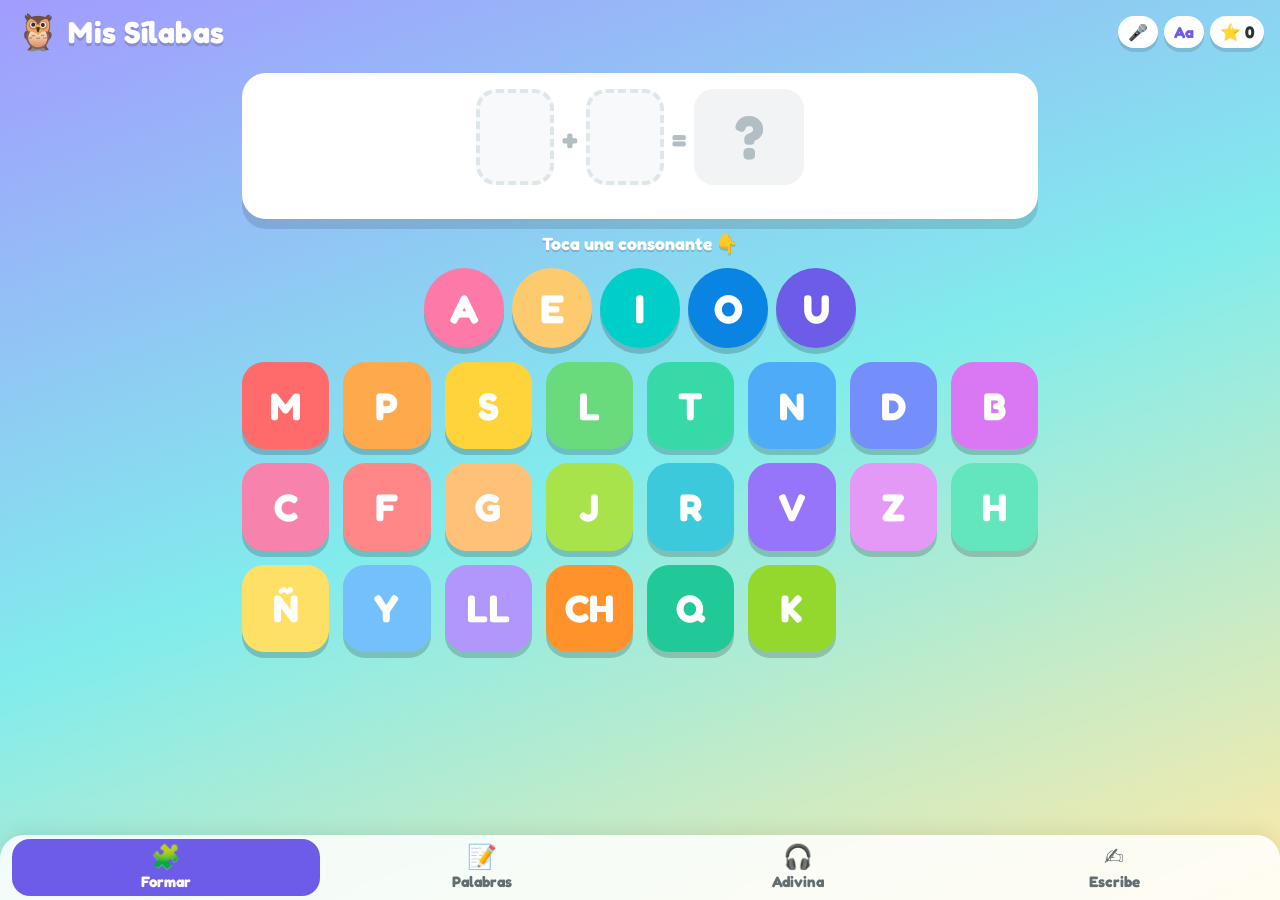
<file: index.html>
<!DOCTYPE html>
<html lang="es">
<head>
  <meta charset="UTF-8" />
  <meta name="viewport" content="width=device-width, initial-scale=1, maximum-scale=1, user-scalable=no, viewport-fit=cover" />
  <title>Mis Sílabas</title>
  <meta name="description" content="Juego para aprender a leer y escribir: junta consonantes con vocales, forma palabras con sílabas y escucha cómo suenan." />
  <meta name="theme-color" content="#6c5ce7" />
  <meta name="mobile-web-app-capable" content="yes" />
  <meta name="apple-mobile-web-app-capable" content="yes" />
  <meta name="apple-mobile-web-app-status-bar-style" content="black-translucent" />
  <meta name="apple-mobile-web-app-title" content="Mis Sílabas" />
  <link rel="manifest" href="manifest.webmanifest" />
  <link rel="icon" href="icons/favicon.svg" type="image/svg+xml" />
  <link rel="apple-touch-icon" href="icons/icon-192.png" />
  <link rel="preconnect" href="https://fonts.googleapis.com" />
  <link rel="preconnect" href="https://fonts.gstatic.com" crossorigin />
  <link rel="stylesheet" href="https://fonts.googleapis.com/css2?family=Fredoka:wght@500;700&display=swap" />
  <link rel="stylesheet" href="styles.css" />
</head>
<body>
  <div class="fondo" aria-hidden="true">
    <span class="burbuja"></span><span class="burbuja"></span><span class="burbuja"></span>
    <span class="burbuja"></span><span class="burbuja"></span><span class="burbuja"></span>
  </div>

  <header class="cabecera">
    <div class="marca">
      <span class="mascota" id="mascota">🦉</span>
      <h1>Mis Sílabas</h1>
    </div>
    <div class="acciones">
      <button class="chip" id="btn-ajustes" type="button" aria-label="Elegir voz">🎤</button>
      <button class="chip" id="btn-caso" type="button" aria-label="Cambiar entre mayúsculas y minúsculas">Aa</button>
      <div class="estrellas" id="estrellas" aria-live="polite">⭐ <span id="num-estrellas">0</span></div>
    </div>
  </header>

  <main class="contenido">

    <!-- ===== PANTALLA: FORMAR ===== -->
    <section class="pantalla activa" id="pantalla-formar">
      <div class="tarjeta" id="tarjeta">
        <div class="ecuacion">
          <div class="ranura" id="ranura-consonante" data-vacia="true" role="button" aria-label="Escuchar el nombre de la letra">
            <span class="letra"></span>
            <small class="nombre" id="nombre-consonante"></small>
          </div>
          <span class="signo">+</span>
          <div class="ranura ranura-vocal" id="ranura-vocal" data-vacia="true" role="button" aria-label="Escuchar la vocal">
            <span class="letra"></span>
            <small class="nombre" id="nombre-vocal"></small>
          </div>
          <span class="signo">=</span>
          <div class="resultado" id="resultado"><span class="letra">?</span></div>
        </div>
        <div class="palabra" id="palabra" hidden>
          <span class="emoji" id="palabra-emoji"></span>
          <span class="texto" id="palabra-texto"></span>
        </div>
        <div class="botones-tarjeta" id="botones-tarjeta" hidden>
          <button class="boton boton-sonido" id="btn-oir" type="button">🔊 Escuchar</button>
          <button class="boton boton-lento" id="btn-lento" type="button">🐢 Despacio</button>
          <button class="boton boton-letras" id="btn-letras" type="button">🔤 Letras</button>
          <button class="boton boton-palabra" id="btn-palabra" type="button">🗣️ Palabra</button>
          <button class="boton boton-vaciar" id="btn-limpiar" type="button" aria-label="Vaciar las casillas">🧹 Vaciar</button>
        </div>
      </div>

      <p class="pista" id="pista">Toca una consonante 👇</p>

      <div class="vocales" id="vocales"></div>
      <div class="consonantes" id="consonantes"></div>
    </section>

    <!-- ===== PANTALLA: PALABRAS ===== -->
    <section class="pantalla" id="pantalla-palabras">
      <div class="tarjeta">
        <div class="dibujo" id="palabra-dibujo" aria-hidden="true">🍎</div>
        <div class="huecos" id="huecos"></div>
        <div class="botones-tarjeta">
          <button class="boton boton-sonido" id="btn-oir-palabra" type="button">🔊 Escuchar</button>
          <button class="boton boton-letras" id="btn-silabear" type="button">🐢 Sílabas</button>
          <button class="boton boton-pista" id="btn-pista" type="button">💡 Pista</button>
          <button class="boton boton-vaciar" id="btn-quitar" type="button" aria-label="Quitar la última sílaba">⬅️ Quitar</button>
          <button class="boton boton-lento" id="btn-otra-palabra" type="button">🎲 Otra</button>
        </div>
      </div>

      <p class="pista" id="pista-palabras">Toca las sílabas en orden 👇</p>

      <div class="banco" id="banco-silabas"></div>
    </section>

    <!-- ===== PANTALLA: ADIVINA ===== -->
    <section class="pantalla" id="pantalla-adivina">
      <div class="tarjeta tarjeta-juego">
        <p class="titulo-juego">¿Qué sílaba escuchaste?</p>
        <button class="boton-grande" id="btn-repetir" type="button" aria-label="Escuchar otra vez">🔊</button>
        <p class="pista">Toca para escuchar y luego elige</p>
      </div>
      <div class="opciones" id="opciones"></div>
      <div class="racha" id="racha"></div>
    </section>

    <!-- ===== PANTALLA: ESCRIBE ===== -->
    <section class="pantalla" id="pantalla-escribe">
      <div class="barra-escribe">
        <button class="boton" id="btn-oir-trazo" type="button">🔊 Oír</button>
        <button class="boton" id="btn-otra" type="button">🎲 Otra</button>
        <button class="boton boton-palabra" id="btn-borrar" type="button">🧽 Borrar</button>
      </div>
      <div class="lienzo-envoltura" id="lienzo-envoltura">
        <canvas id="lienzo"></canvas>
      </div>
      <div class="crayones" id="crayones">
        <button class="crayon activo" data-color="#e8590c" style="--c:#e8590c" type="button" aria-label="Naranja"></button>
        <button class="crayon" data-color="#2f9e44" style="--c:#2f9e44" type="button" aria-label="Verde"></button>
        <button class="crayon" data-color="#1971c2" style="--c:#1971c2" type="button" aria-label="Azul"></button>
        <button class="crayon" data-color="#c2255c" style="--c:#c2255c" type="button" aria-label="Rosa"></button>
        <button class="crayon" data-color="#5f3dc4" style="--c:#5f3dc4" type="button" aria-label="Morado"></button>
        <button class="crayon" data-color="#2d3436" style="--c:#2d3436" type="button" aria-label="Negro"></button>
      </div>
    </section>
  </main>

  <nav class="pestanas" aria-label="Secciones">
    <button class="pestana activa" data-pantalla="formar" type="button"><span>🧩</span>Formar</button>
    <button class="pestana" data-pantalla="palabras" type="button"><span>📝</span>Palabras</button>
    <button class="pestana" data-pantalla="adivina" type="button"><span>🎧</span>Adivina</button>
    <button class="pestana" data-pantalla="escribe" type="button"><span>✍️</span>Escribe</button>
  </nav>

  <div class="modal" id="modal-ajustes" hidden>
    <div class="modal-caja" role="dialog" aria-labelledby="titulo-ajustes">
      <h2 id="titulo-ajustes">🎤 Voz que lee</h2>
      <p class="modal-texto">Elige la voz en español que mejor suene en este dispositivo.</p>
      <select id="voz-select" class="selector"></select>
      <p class="modal-texto" id="voz-ayuda" hidden>
        Instala una voz en español: en iPhone ve a Ajustes → Accesibilidad → Contenido leído → Voces → Español.
        En Android: Ajustes → Salida de texto a voz → instalar voz en español.
      </p>
      <div class="botones-tarjeta">
        <button class="boton" id="btn-probar-voz" type="button">🔊 Probar</button>
        <button class="boton boton-lento" id="btn-cerrar-ajustes" type="button">✅ Listo</button>
      </div>
    </div>
  </div>

  <div class="confeti" id="confeti" aria-hidden="true"></div>
  <div class="aviso" id="aviso" hidden></div>

  <script type="module" src="app.js"></script>
</body>
</html>
</file>
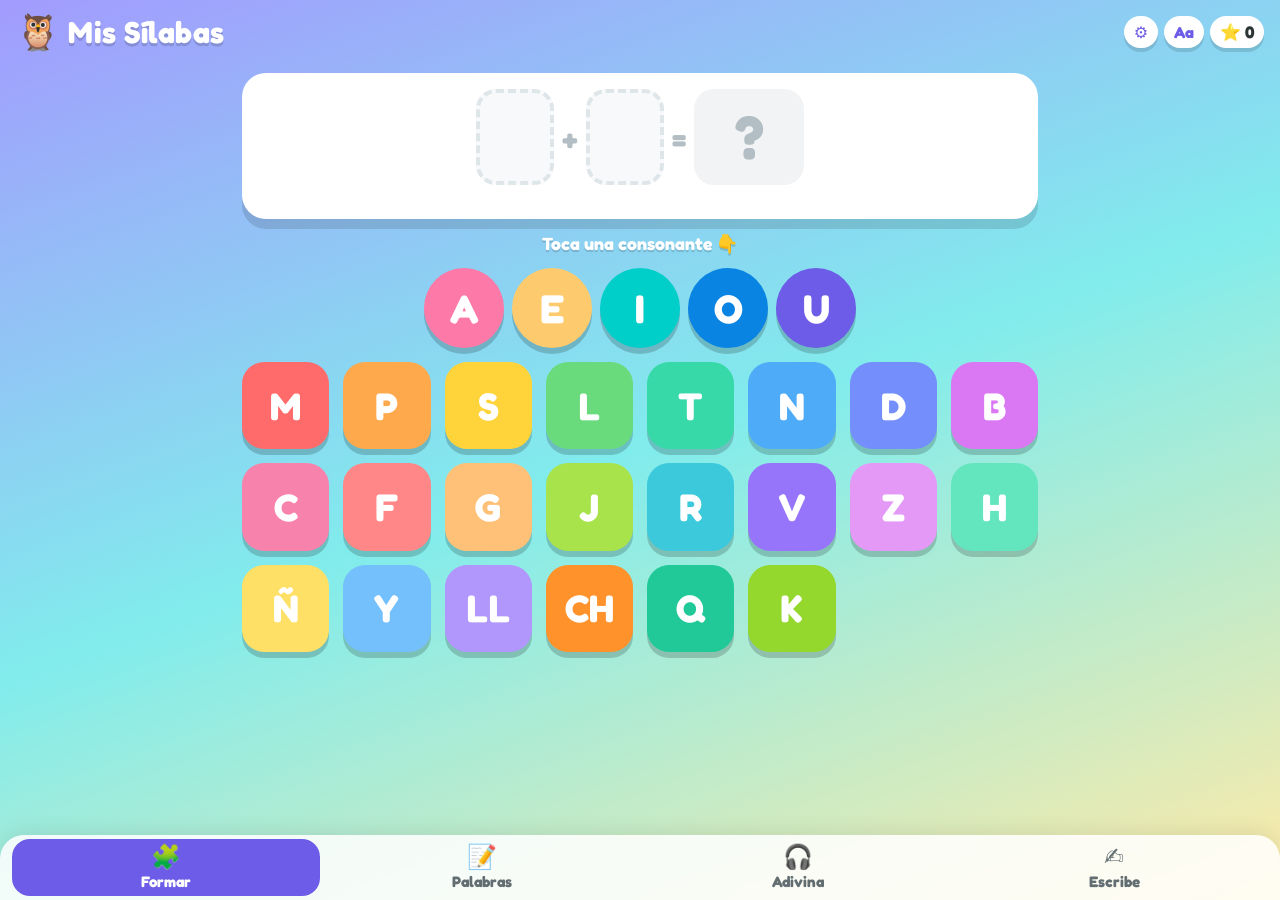
<file: public/index.html>
<!DOCTYPE html>
<html lang="es">
<head>
  <meta charset="UTF-8" />
  <meta name="viewport" content="width=device-width, initial-scale=1, maximum-scale=1, user-scalable=no, viewport-fit=cover" />
  <title>Mis Sílabas</title>
  <meta name="description" content="Juego para aprender a leer y escribir: junta consonantes con vocales, forma palabras con sílabas y escucha cómo suenan." />
  <meta name="theme-color" content="#6c5ce7" />
  <meta name="mobile-web-app-capable" content="yes" />
  <meta name="apple-mobile-web-app-capable" content="yes" />
  <meta name="apple-mobile-web-app-status-bar-style" content="black-translucent" />
  <meta name="apple-mobile-web-app-title" content="Mis Sílabas" />
  <link rel="manifest" href="manifest.webmanifest" />
  <link rel="icon" href="icons/favicon.svg" type="image/svg+xml" />
  <link rel="apple-touch-icon" href="icons/icon-192.png" />
  <link rel="preconnect" href="https://fonts.googleapis.com" />
  <link rel="preconnect" href="https://fonts.gstatic.com" crossorigin />
  <link rel="stylesheet" href="https://fonts.googleapis.com/css2?family=Fredoka:wght@500;700&display=swap" />
  <link rel="stylesheet" href="styles.css" />
</head>
<body>
  <div class="fondo" aria-hidden="true">
    <span class="burbuja"></span><span class="burbuja"></span><span class="burbuja"></span>
    <span class="burbuja"></span><span class="burbuja"></span><span class="burbuja"></span>
  </div>

  <header class="cabecera">
    <div class="marca">
      <span class="mascota" id="mascota">🦉</span>
      <h1>Mis Sílabas</h1>
    </div>
    <div class="acciones">
      <button class="chip" id="btn-ajustes" type="button" aria-label="Ajustes: voz y versión">⚙️</button>
      <button class="chip" id="btn-caso" type="button" aria-label="Cambiar entre mayúsculas y minúsculas">Aa</button>
      <div class="estrellas" id="estrellas" aria-live="polite">⭐ <span id="num-estrellas">0</span></div>
    </div>
  </header>

  <main class="contenido">

    <!-- ===== PANTALLA: FORMAR ===== -->
    <section class="pantalla activa" id="pantalla-formar">
      <div class="tarjeta" id="tarjeta">
        <div class="ecuacion">
          <div class="ranura" id="ranura-consonante" data-vacia="true" role="button" aria-label="Escuchar el nombre de la letra">
            <span class="letra"></span>
            <small class="nombre" id="nombre-consonante"></small>
          </div>
          <span class="signo">+</span>
          <div class="ranura ranura-vocal" id="ranura-vocal" data-vacia="true" role="button" aria-label="Escuchar la vocal">
            <span class="letra"></span>
            <small class="nombre" id="nombre-vocal"></small>
          </div>
          <span class="signo">=</span>
          <div class="resultado" id="resultado"><span class="letra">?</span></div>
        </div>
        <div class="palabra" id="palabra" hidden>
          <span class="emoji" id="palabra-emoji"></span>
          <span class="texto" id="palabra-texto"></span>
        </div>
        <div class="botones-tarjeta" id="botones-tarjeta" hidden>
          <button class="boton boton-sonido" id="btn-oir" type="button">🔊 Escuchar</button>
          <button class="boton boton-lento" id="btn-lento" type="button">🐢 Despacio</button>
          <button class="boton boton-letras" id="btn-letras" type="button">🔤 Letras</button>
          <button class="boton boton-palabra" id="btn-palabra" type="button">🗣️ Palabra</button>
          <button class="boton boton-vaciar" id="btn-limpiar" type="button" aria-label="Vaciar las casillas">🧹 Vaciar</button>
        </div>
      </div>

      <p class="pista" id="pista">Toca una consonante 👇</p>

      <div class="vocales" id="vocales"></div>
      <div class="consonantes" id="consonantes"></div>
    </section>

    <!-- ===== PANTALLA: PALABRAS ===== -->
    <section class="pantalla" id="pantalla-palabras">
      <div class="tarjeta">
        <div class="dibujo" id="palabra-dibujo" aria-hidden="true">🍎</div>
        <div class="huecos" id="huecos"></div>
        <div class="botones-tarjeta">
          <button class="boton boton-sonido" id="btn-oir-palabra" type="button">🔊 Escuchar</button>
          <button class="boton boton-letras" id="btn-silabear" type="button">🐢 Sílabas</button>
          <button class="boton boton-pista" id="btn-pista" type="button">💡 Pista</button>
          <button class="boton boton-vaciar" id="btn-quitar" type="button" aria-label="Quitar la última sílaba">⬅️ Quitar</button>
          <button class="boton boton-lento" id="btn-otra-palabra" type="button">🎲 Otra</button>
          <button class="boton boton-siguiente" id="btn-siguiente" type="button" hidden>➡️ Siguiente</button>
        </div>
      </div>

      <p class="pista" id="pista-palabras">Toca las sílabas en orden 👇</p>

      <div class="banco" id="banco-silabas"></div>

      <label class="interruptor">
        <input type="checkbox" id="chk-cerradas" />
        <span class="palanca" aria-hidden="true"></span>
        <span class="etiqueta">
          Sílabas que terminan en consonante
          <small>SOL, CAR-TA, PAS-TEL, ÁR-BOL</small>
        </span>
      </label>
    </section>

    <!-- ===== PANTALLA: ADIVINA ===== -->
    <section class="pantalla" id="pantalla-adivina">
      <div class="tarjeta tarjeta-juego">
        <p class="titulo-juego">¿Qué sílaba escuchaste?</p>
        <button class="boton-grande" id="btn-repetir" type="button" aria-label="Escuchar otra vez">🔊</button>
        <p class="pista">Toca para escuchar y luego elige</p>
      </div>
      <div class="opciones" id="opciones"></div>
      <div class="racha" id="racha"></div>
    </section>

    <!-- ===== PANTALLA: ESCRIBE ===== -->
    <section class="pantalla" id="pantalla-escribe">
      <div class="barra-escribe">
        <button class="boton" id="btn-oir-trazo" type="button">🔊 Oír</button>
        <button class="boton" id="btn-otra" type="button">🎲 Otra</button>
        <button class="boton boton-palabra" id="btn-borrar" type="button">🧽 Borrar</button>
      </div>
      <div class="lienzo-envoltura" id="lienzo-envoltura">
        <canvas id="lienzo"></canvas>
      </div>
      <div class="crayones" id="crayones">
        <button class="crayon activo" data-color="#e8590c" style="--c:#e8590c" type="button" aria-label="Naranja"></button>
        <button class="crayon" data-color="#2f9e44" style="--c:#2f9e44" type="button" aria-label="Verde"></button>
        <button class="crayon" data-color="#1971c2" style="--c:#1971c2" type="button" aria-label="Azul"></button>
        <button class="crayon" data-color="#c2255c" style="--c:#c2255c" type="button" aria-label="Rosa"></button>
        <button class="crayon" data-color="#5f3dc4" style="--c:#5f3dc4" type="button" aria-label="Morado"></button>
        <button class="crayon" data-color="#2d3436" style="--c:#2d3436" type="button" aria-label="Negro"></button>
      </div>
    </section>
  </main>

  <nav class="pestanas" aria-label="Secciones">
    <button class="pestana activa" data-pantalla="formar" type="button"><span>🧩</span>Formar</button>
    <button class="pestana" data-pantalla="palabras" type="button"><span>📝</span>Palabras</button>
    <button class="pestana" data-pantalla="adivina" type="button"><span>🎧</span>Adivina</button>
    <button class="pestana" data-pantalla="escribe" type="button"><span>✍️</span>Escribe</button>
  </nav>

  <div class="modal" id="modal-ajustes" hidden>
    <div class="modal-caja" role="dialog" aria-labelledby="titulo-ajustes">
      <h2 id="titulo-ajustes">⚙️ Ajustes</h2>

      <h3 class="modal-titulo">🎤 Voz que lee</h3>
      <p class="modal-texto">Elige la voz en español que mejor suene en este dispositivo.</p>
      <select id="voz-select" class="selector"></select>
      <p class="modal-texto" id="voz-ayuda" hidden>
        Instala una voz en español: en iPhone ve a Ajustes → Accesibilidad → Contenido leído → Voces → Español.
        En Android: Ajustes → Salida de texto a voz → instalar voz en español.
      </p>
      <button class="boton" id="btn-probar-voz" type="button">🔊 Probar voz</button>

      <hr class="separador" />

      <h3 class="modal-titulo">🔄 Versión de la app</h3>
      <p class="modal-texto" id="version-texto">Comprobando…</p>
      <button class="boton boton-letras" id="btn-buscar-version" type="button">🔄 Buscar actualización</button>

      <hr class="separador" />

      <button class="boton boton-lento" id="btn-cerrar-ajustes" type="button">✅ Listo</button>
    </div>
  </div>

  <div class="confeti" id="confeti" aria-hidden="true"></div>
  <div class="aviso" id="aviso" hidden></div>

  <script type="module" src="app.js"></script>
</body>
</html>
</file>
<file: styles.css>
:root {
  --morado: #6c5ce7;
  --rosa: #fd79a8;
  --amarillo: #ffeaa7;
  --cielo: #74b9ff;
  --menta: #55efc4;
  --tinta: #2d3436;
  --blanco: #ffffff;
  --sombra: 0 10px 0 rgba(0, 0, 0, 0.12);
  --radio: 24px;
  --fuente: 'Fredoka', 'Baloo 2', 'Nunito', 'Segoe UI Rounded', 'Arial Rounded MT Bold', system-ui, sans-serif;
}

* { box-sizing: border-box; -webkit-tap-highlight-color: transparent; }
[hidden] { display: none !important; }

html, body { height: 100%; margin: 0; }
@supports (height: 100dvh) { body { height: 100dvh; } }

body {
  font-family: var(--fuente);
  color: var(--tinta);
  background: linear-gradient(160deg, #a29bfe 0%, #81ecec 50%, #ffeaa7 100%);
  background-attachment: fixed;
  overflow: hidden;
  touch-action: manipulation;
  user-select: none;
  -webkit-user-select: none;
  display: flex;
  flex-direction: column;
  padding: env(safe-area-inset-top) env(safe-area-inset-right) 0 env(safe-area-inset-left);
}

/* Burbujas decorativas de fondo */
.fondo { position: fixed; inset: 0; z-index: 0; pointer-events: none; overflow: hidden; }
.burbuja {
  position: absolute; bottom: -120px; border-radius: 50%;
  background: rgba(255, 255, 255, 0.35);
  animation: flotar linear infinite;
}
.burbuja:nth-child(1) { left: 8%;  width: 60px;  height: 60px;  animation-duration: 18s; }
.burbuja:nth-child(2) { left: 25%; width: 100px; height: 100px; animation-duration: 26s; animation-delay: -8s; }
.burbuja:nth-child(3) { left: 45%; width: 40px;  height: 40px;  animation-duration: 15s; animation-delay: -3s; }
.burbuja:nth-child(4) { left: 62%; width: 80px;  height: 80px;  animation-duration: 22s; animation-delay: -12s; }
.burbuja:nth-child(5) { left: 78%; width: 50px;  height: 50px;  animation-duration: 20s; animation-delay: -5s; }
.burbuja:nth-child(6) { left: 90%; width: 120px; height: 120px; animation-duration: 30s; animation-delay: -15s; }
@keyframes flotar {
  from { transform: translateY(0) rotate(0); opacity: 0; }
  10%  { opacity: 1; }
  to   { transform: translateY(-120vh) rotate(360deg); opacity: 0; }
}

/* Cabecera */
.cabecera {
  position: relative; z-index: 2;
  display: flex; align-items: center; justify-content: space-between;
  padding: 10px 16px;
}
.marca { display: flex; align-items: center; gap: 8px; min-width: 0; }
.mascota { font-size: 2.2rem; display: inline-block; animation: balanceo 3s ease-in-out infinite; cursor: pointer; }
.mascota.saltando { animation: saltar 0.6s ease; }
@keyframes balanceo { 0%, 100% { transform: rotate(-8deg); } 50% { transform: rotate(8deg); } }
@keyframes saltar { 0% { transform: translateY(0) scale(1); } 40% { transform: translateY(-18px) scale(1.2); } 100% { transform: translateY(0) scale(1); } }
h1 { margin: 0; font-size: 1.35rem; white-space: nowrap; overflow: hidden; text-overflow: ellipsis; color: var(--blanco); text-shadow: 0 3px 0 rgba(0, 0, 0, 0.15); letter-spacing: 0.5px; }
.acciones { display: flex; align-items: center; gap: 6px; flex-shrink: 0; }
.chip {
  font: inherit; font-weight: 700; font-size: 1rem;
  background: var(--blanco); color: var(--morado); border: 0; border-radius: 999px;
  padding: 6px 10px; box-shadow: 0 4px 0 rgba(0, 0, 0, 0.12); cursor: pointer;
}
.chip:active { transform: translateY(3px); box-shadow: 0 1px 0 rgba(0, 0, 0, 0.12); }
.estrellas {
  background: var(--blanco); border-radius: 999px; padding: 6px 10px; white-space: nowrap;
  font-weight: 700; font-size: 1.05rem; box-shadow: 0 4px 0 rgba(0, 0, 0, 0.12);
}
.estrellas.brillo { animation: brillo 0.5s ease; }
@keyframes brillo { 50% { transform: scale(1.3) rotate(-6deg); background: var(--amarillo); } }

/* Contenido */
.contenido {
  position: relative; z-index: 1; flex: 1; min-height: 0; overflow-y: auto; overflow-x: hidden;
  display: flex; flex-direction: column;
  padding: 6px 16px 12px; -webkit-overflow-scrolling: touch;
}
.pantalla { display: none; flex-direction: column; gap: 14px; animation: aparecer 0.35s ease; flex: 1 0 auto; }
.pantalla.activa { display: flex; }
@keyframes aparecer { from { opacity: 0; transform: translateY(12px); } to { opacity: 1; transform: none; } }

.tarjeta {
  background: var(--blanco); border-radius: var(--radio); padding: 16px;
  box-shadow: var(--sombra); display: flex; flex-direction: column; align-items: center; gap: 12px;
}

/* Ecuación consonante + vocal = sílaba */
.ecuacion { display: flex; align-items: center; justify-content: center; gap: 8px; width: 100%; margin-bottom: 18px; }
.signo { font-size: 2rem; font-weight: 700; color: #b2bec3; }
.ranura, .resultado {
  min-width: 78px; height: 78px; border-radius: 20px;
  display: flex; align-items: center; justify-content: center;
  font-size: 2.6rem; font-weight: 700; transition: transform 0.25s, background 0.25s;
}
.ranura { position: relative; border: 4px dashed #dfe6e9; background: #f8f9fa; color: var(--blanco); padding: 0 12px; cursor: pointer; }
.ranura .nombre {
  position: absolute; left: 50%; bottom: -24px; transform: translateX(-50%);
  font-size: 0.9rem; font-weight: 700; color: #636e72; white-space: nowrap; text-transform: none; letter-spacing: 0.5px;
}
.ranura[data-vacia="false"] { border-style: solid; border-color: transparent; animation: pop 0.3s ease; }
.ranura-vocal[data-vacia="false"] { background: var(--rosa); }
.resultado { min-width: 110px; padding: 0 14px; background: #f1f3f5; color: #b2bec3; font-size: 3rem; }
.resultado.listo { background: linear-gradient(135deg, var(--morado), var(--rosa)); color: var(--blanco); animation: pop 0.4s ease; }
@keyframes pop { 0% { transform: scale(0.6); } 60% { transform: scale(1.15); } 100% { transform: scale(1); } }

.letra { text-transform: uppercase; line-height: 1; }
body[data-caso="minus"] .letra { text-transform: lowercase; }

.palabra { display: flex; align-items: center; gap: 12px; animation: pop 0.4s ease; }
.palabra .emoji { font-size: 3rem; }
.palabra .texto { font-size: 2rem; font-weight: 700; color: var(--morado); }
.palabra .texto b { color: var(--rosa); }

.botones-tarjeta { display: flex; flex-wrap: wrap; justify-content: center; gap: 8px; }
.boton {
  font: inherit; font-weight: 700; font-size: 1.05rem; border: 0; border-radius: 999px;
  padding: 10px 18px; color: var(--blanco); background: var(--morado);
  box-shadow: 0 5px 0 rgba(0, 0, 0, 0.18); cursor: pointer; transition: transform 0.1s;
}
.boton:active { transform: translateY(4px); box-shadow: 0 1px 0 rgba(0, 0, 0, 0.18); }
.boton-lento { background: #00b894; }
.boton-palabra { background: #e17055; }
.boton-letras { background: #0984e3; }
.boton-vaciar { background: #636e72; }
.boton-pista { background: #f0932b; }

.pista { margin: 0; text-align: center; color: var(--blanco); font-weight: 700; font-size: 1.1rem; text-shadow: 0 2px 0 rgba(0, 0, 0, 0.15); }

/* Vocales y consonantes */
.vocales { display: flex; justify-content: center; gap: 8px; flex-wrap: nowrap; }
.vocal {
  width: 58px; height: 58px; border-radius: 50%; border: 0; flex-shrink: 0;
  font: inherit; font-weight: 700; font-size: 1.9rem; color: var(--blanco);
  background: var(--rosa); box-shadow: 0 6px 0 rgba(0, 0, 0, 0.18); cursor: pointer;
  transition: transform 0.15s, opacity 0.2s;
}
.vocal:nth-child(2) { background: #fdcb6e; } .vocal:nth-child(3) { background: #00cec9; }
.vocal:nth-child(4) { background: #0984e3; } .vocal:nth-child(5) { background: #6c5ce7; }
.vocal.deshabilitada { opacity: 0.25; pointer-events: none; }

.consonantes {
  display: grid; grid-template-columns: repeat(auto-fill, minmax(64px, 1fr)); gap: 10px; padding-bottom: 8px;
}
.consonante {
  aspect-ratio: 1; border: 0; border-radius: 18px;
  font: inherit; font-weight: 700; font-size: 1.9rem; color: var(--blanco);
  background: var(--c); box-shadow: 0 6px 0 rgba(0, 0, 0, 0.18); cursor: pointer;
  transition: transform 0.15s;
}
.consonante:active, .vocal:active { transform: translateY(5px); box-shadow: 0 1px 0 rgba(0, 0, 0, 0.18); }
.consonante.seleccionada, .vocal.seleccionada { outline: 5px solid var(--blanco); outline-offset: -5px; transform: scale(1.08); }
.saltito { animation: saltar 0.4s ease; }

/* Palabras: armar una palabra con sus sílabas */
.dibujo { font-size: 4.2rem; line-height: 1.15; animation: balanceo 3s ease-in-out infinite; }
.huecos { display: flex; flex-wrap: wrap; justify-content: center; gap: 8px; }
.hueco {
  min-width: 76px; height: 72px; padding: 0 12px; border-radius: 18px;
  display: flex; align-items: center; justify-content: center;
  font-size: 2.2rem; font-weight: 700; color: var(--blanco);
  border: 4px dashed #dfe6e9; background: #f8f9fa;
  transition: background 0.25s;
}
.hueco[data-vacio="false"] { border-style: solid; border-color: transparent; animation: pop 0.3s ease; }
.huecos.completa .hueco { animation: saltar 0.6s ease; }
.banco { display: flex; flex-wrap: wrap; justify-content: center; gap: 10px; padding-bottom: 8px; }
.ficha {
  border: 0; border-radius: 18px; padding: 14px 18px; min-width: 78px;
  font: inherit; font-weight: 700; font-size: 2rem; color: var(--blanco);
  background: var(--c); box-shadow: 0 6px 0 rgba(0, 0, 0, 0.18); cursor: pointer;
  transition: transform 0.15s, opacity 0.25s;
}
.ficha:active { transform: translateY(5px); box-shadow: 0 1px 0 rgba(0, 0, 0, 0.18); }
.ficha.usada { opacity: 0.2; pointer-events: none; }
.ficha.mal { animation: temblar 0.5s ease; }
.ficha.brilla { outline: 5px solid var(--blanco); outline-offset: -5px; animation: latido 0.6s ease 2; }

/* Adivina */
.tarjeta-juego { gap: 8px; }
.titulo-juego { margin: 0; font-size: 1.4rem; font-weight: 700; color: var(--morado); }
.boton-grande {
  width: 110px; height: 110px; border-radius: 50%; border: 0; font-size: 3.2rem;
  background: linear-gradient(135deg, var(--cielo), var(--morado)); color: var(--blanco);
  box-shadow: 0 8px 0 rgba(0, 0, 0, 0.18); cursor: pointer; transition: transform 0.1s;
}
.boton-grande:active { transform: translateY(6px); box-shadow: 0 2px 0 rgba(0, 0, 0, 0.18); }
.boton-grande.sonando { animation: latido 0.6s ease infinite; }
@keyframes latido { 50% { transform: scale(1.1); } }
.tarjeta-juego .pista { color: #636e72; text-shadow: none; font-size: 1rem; }
.opciones { display: grid; grid-template-columns: repeat(3, 1fr); gap: 12px; }
.opcion {
  border: 0; border-radius: var(--radio); padding: 34px 6px; font: inherit; font-weight: 700; font-size: 2.6rem;
  color: var(--blanco); background: var(--c); box-shadow: 0 8px 0 rgba(0, 0, 0, 0.18); cursor: pointer;
  transition: transform 0.15s;
}
.opcion:active { transform: translateY(6px); box-shadow: 0 2px 0 rgba(0, 0, 0, 0.18); }
.opcion.correcta { background: #00b894 !important; animation: pop 0.5s ease; }
.opcion.incorrecta { animation: temblar 0.5s ease; opacity: 0.5; }
@keyframes temblar { 0%, 100% { transform: translateX(0); } 25% { transform: translateX(-10px); } 75% { transform: translateX(10px); } }
.racha { display: flex; justify-content: center; gap: 4px; font-size: 1.6rem; min-height: 2rem; }

/* Escribe: el lienzo ocupa todo el ancho y el alto disponible */
#pantalla-escribe.activa { flex: 1 1 0; min-height: 0; gap: 10px; }
.barra-escribe { display: flex; gap: 8px; flex-wrap: wrap; justify-content: center; }
.lienzo-envoltura {
  flex: 1; min-height: 220px; margin: 0 -16px; background: #fffdf5;
  border-top: 4px solid #ffeaa7; border-bottom: 4px solid #ffeaa7; position: relative;
}
#lienzo { position: absolute; inset: 0; width: 100%; height: 100%; display: block; touch-action: none; }
.crayones { display: flex; gap: 12px; justify-content: center; }
.crayon {
  width: 40px; height: 40px; border-radius: 50%; border: 4px solid var(--blanco);
  background: var(--c); box-shadow: 0 3px 0 rgba(0, 0, 0, 0.2); cursor: pointer; transition: transform 0.15s;
}
.crayon.activo { transform: scale(1.25); border-color: var(--tinta); }

/* Pestañas inferiores */
.pestanas {
  position: relative; z-index: 2; display: flex; gap: 8px; padding: 4px 12px;
  padding-bottom: max(4px, env(safe-area-inset-bottom));
  background: rgba(255, 255, 255, 0.85); backdrop-filter: blur(10px);
  border-top-left-radius: 24px; border-top-right-radius: 24px;
  box-shadow: 0 -4px 20px rgba(0, 0, 0, 0.08);
}
.pestana {
  flex: 1; border: 0; border-radius: 18px; padding: 5px 4px;
  font: inherit; font-weight: 700; font-size: 0.95rem; color: #636e72; background: transparent;
  display: flex; flex-direction: column; align-items: center; gap: 2px; cursor: pointer; transition: background 0.2s;
}
.pestana span { font-size: 1.5rem; line-height: 1.1; }
.pestana.activa { background: var(--morado); color: var(--blanco); }

/* Confeti y avisos */
.confeti { position: fixed; inset: 0; pointer-events: none; z-index: 50; overflow: hidden; }
.confeti i { position: absolute; top: -20px; width: 12px; height: 12px; border-radius: 3px; }
.aviso {
  position: fixed; left: 50%; bottom: 110px; transform: translateX(-50%); z-index: 60;
  background: var(--tinta); color: var(--blanco); padding: 12px 18px; border-radius: 999px;
  font-weight: 700; box-shadow: 0 6px 20px rgba(0, 0, 0, 0.25); max-width: 90vw; text-align: center;
}

/* Celulares angostos */
@media (max-width: 400px) {
  h1 { font-size: 1.05rem; }
  .mascota { font-size: 1.9rem; }
  .cabecera { padding: 8px 12px; }
  .pestanas { gap: 4px; padding-left: 6px; padding-right: 6px; }
  .pestana { font-size: 0.78rem; padding: 4px 2px; }
  .pestana span { font-size: 1.3rem; }
  .hueco, .ficha { font-size: 1.8rem; min-width: 64px; }
  .hueco { height: 62px; padding: 0 8px; }
  .ficha { padding: 12px 14px; }
}

/* Modal de ajustes */
.modal { position: fixed; inset: 0; z-index: 70; background: rgba(45, 52, 54, 0.55); display: flex; align-items: center; justify-content: center; padding: 20px; }
.modal-caja { background: var(--blanco); border-radius: var(--radio); padding: 20px; width: min(420px, 100%); display: flex; flex-direction: column; gap: 12px; align-items: center; box-shadow: var(--sombra); animation: pop 0.3s ease; }
.modal-caja h2 { margin: 0; color: var(--morado); font-size: 1.4rem; }
.modal-texto { margin: 0; text-align: center; color: #636e72; font-size: 0.95rem; }
.selector { width: 100%; font: inherit; font-size: 1rem; padding: 10px 12px; border-radius: 14px; border: 3px solid #dfe6e9; background: #f8f9fa; color: var(--tinta); }

/* Pantallas anchas (tablet) */
@media (min-width: 700px) {
  .contenido { padding: 10px 32px 24px; max-width: 860px; width: 100%; margin: 0 auto; }
  .lienzo-envoltura { margin: 0; border: 4px solid #ffeaa7; border-radius: 18px; overflow: hidden; }
  .consonantes { grid-template-columns: repeat(auto-fill, minmax(84px, 1fr)); gap: 14px; }
  .consonante { font-size: 2.4rem; border-radius: 22px; }
  .vocal { width: 80px; height: 80px; font-size: 2.5rem; }
  .ranura, .resultado { height: 96px; font-size: 3.2rem; }
  .hueco { min-width: 100px; height: 92px; font-size: 2.8rem; }
  .ficha { min-width: 104px; font-size: 2.6rem; padding: 16px 22px; }
  .dibujo { font-size: 5.5rem; }
  .resultado { font-size: 3.8rem; }
  h1 { font-size: 1.9rem; }
}
</file>
<file: public/styles.css>
:root {
  --morado: #6c5ce7;
  --rosa: #fd79a8;
  --amarillo: #ffeaa7;
  --cielo: #74b9ff;
  --menta: #55efc4;
  --tinta: #2d3436;
  --blanco: #ffffff;
  --sombra: 0 10px 0 rgba(0, 0, 0, 0.12);
  --radio: 24px;
  --fuente: 'Fredoka', 'Baloo 2', 'Nunito', 'Segoe UI Rounded', 'Arial Rounded MT Bold', system-ui, sans-serif;
}

* { box-sizing: border-box; -webkit-tap-highlight-color: transparent; }
[hidden] { display: none !important; }

html, body { height: 100%; margin: 0; }
@supports (height: 100dvh) { body { height: 100dvh; } }

body {
  font-family: var(--fuente);
  color: var(--tinta);
  background: linear-gradient(160deg, #a29bfe 0%, #81ecec 50%, #ffeaa7 100%);
  background-attachment: fixed;
  overflow: hidden;
  touch-action: manipulation;
  user-select: none;
  -webkit-user-select: none;
  display: flex;
  flex-direction: column;
  padding: env(safe-area-inset-top) env(safe-area-inset-right) 0 env(safe-area-inset-left);
}

/* Burbujas decorativas de fondo */
.fondo { position: fixed; inset: 0; z-index: 0; pointer-events: none; overflow: hidden; }
.burbuja {
  position: absolute; bottom: -120px; border-radius: 50%;
  background: rgba(255, 255, 255, 0.35);
  animation: flotar linear infinite;
}
.burbuja:nth-child(1) { left: 8%;  width: 60px;  height: 60px;  animation-duration: 18s; }
.burbuja:nth-child(2) { left: 25%; width: 100px; height: 100px; animation-duration: 26s; animation-delay: -8s; }
.burbuja:nth-child(3) { left: 45%; width: 40px;  height: 40px;  animation-duration: 15s; animation-delay: -3s; }
.burbuja:nth-child(4) { left: 62%; width: 80px;  height: 80px;  animation-duration: 22s; animation-delay: -12s; }
.burbuja:nth-child(5) { left: 78%; width: 50px;  height: 50px;  animation-duration: 20s; animation-delay: -5s; }
.burbuja:nth-child(6) { left: 90%; width: 120px; height: 120px; animation-duration: 30s; animation-delay: -15s; }
@keyframes flotar {
  from { transform: translateY(0) rotate(0); opacity: 0; }
  10%  { opacity: 1; }
  to   { transform: translateY(-120vh) rotate(360deg); opacity: 0; }
}

/* Cabecera */
.cabecera {
  position: relative; z-index: 2;
  display: flex; align-items: center; justify-content: space-between;
  padding: 10px 16px;
}
.marca { display: flex; align-items: center; gap: 8px; min-width: 0; }
.mascota { font-size: 2.2rem; display: inline-block; animation: balanceo 3s ease-in-out infinite; cursor: pointer; }
.mascota.saltando { animation: saltar 0.6s ease; }
@keyframes balanceo { 0%, 100% { transform: rotate(-8deg); } 50% { transform: rotate(8deg); } }
@keyframes saltar { 0% { transform: translateY(0) scale(1); } 40% { transform: translateY(-18px) scale(1.2); } 100% { transform: translateY(0) scale(1); } }
h1 { margin: 0; font-size: 1.35rem; white-space: nowrap; overflow: hidden; text-overflow: ellipsis; color: var(--blanco); text-shadow: 0 3px 0 rgba(0, 0, 0, 0.15); letter-spacing: 0.5px; }
.acciones { display: flex; align-items: center; gap: 6px; flex-shrink: 0; }
.chip {
  font: inherit; font-weight: 700; font-size: 1rem;
  background: var(--blanco); color: var(--morado); border: 0; border-radius: 999px;
  padding: 6px 10px; box-shadow: 0 4px 0 rgba(0, 0, 0, 0.12); cursor: pointer;
}
.chip:active { transform: translateY(3px); box-shadow: 0 1px 0 rgba(0, 0, 0, 0.12); }
.estrellas {
  background: var(--blanco); border-radius: 999px; padding: 6px 10px; white-space: nowrap;
  font-weight: 700; font-size: 1.05rem; box-shadow: 0 4px 0 rgba(0, 0, 0, 0.12);
}
.estrellas.brillo { animation: brillo 0.5s ease; }
@keyframes brillo { 50% { transform: scale(1.3) rotate(-6deg); background: var(--amarillo); } }

/* Contenido */
.contenido {
  position: relative; z-index: 1; flex: 1; min-height: 0; overflow-y: auto; overflow-x: hidden;
  display: flex; flex-direction: column;
  padding: 6px 16px 12px; -webkit-overflow-scrolling: touch;
}
.pantalla { display: none; flex-direction: column; gap: 14px; animation: aparecer 0.35s ease; flex: 1 0 auto; }
.pantalla.activa { display: flex; }
@keyframes aparecer { from { opacity: 0; transform: translateY(12px); } to { opacity: 1; transform: none; } }

.tarjeta {
  background: var(--blanco); border-radius: var(--radio); padding: 16px;
  box-shadow: var(--sombra); display: flex; flex-direction: column; align-items: center; gap: 12px;
}

/* Ecuación consonante + vocal = sílaba */
.ecuacion { display: flex; align-items: center; justify-content: center; gap: 8px; width: 100%; margin-bottom: 18px; }
.signo { font-size: 2rem; font-weight: 700; color: #b2bec3; }
.ranura, .resultado {
  min-width: 78px; height: 78px; border-radius: 20px;
  display: flex; align-items: center; justify-content: center;
  font-size: 2.6rem; font-weight: 700; transition: transform 0.25s, background 0.25s;
}
.ranura { position: relative; border: 4px dashed #dfe6e9; background: #f8f9fa; color: var(--blanco); padding: 0 12px; cursor: pointer; }
.ranura .nombre {
  position: absolute; left: 50%; bottom: -24px; transform: translateX(-50%);
  font-size: 0.9rem; font-weight: 700; color: #636e72; white-space: nowrap; text-transform: none; letter-spacing: 0.5px;
}
.ranura[data-vacia="false"] { border-style: solid; border-color: transparent; animation: pop 0.3s ease; }
.ranura-vocal[data-vacia="false"] { background: var(--rosa); }
.resultado { min-width: 110px; padding: 0 14px; background: #f1f3f5; color: #b2bec3; font-size: 3rem; }
.resultado.listo { background: linear-gradient(135deg, var(--morado), var(--rosa)); color: var(--blanco); animation: pop 0.4s ease; }
@keyframes pop { 0% { transform: scale(0.6); } 60% { transform: scale(1.15); } 100% { transform: scale(1); } }

.letra { text-transform: uppercase; line-height: 1; }
body[data-caso="minus"] .letra { text-transform: lowercase; }

.palabra { display: flex; align-items: center; gap: 12px; animation: pop 0.4s ease; }
.palabra .emoji { font-size: 3rem; }
.palabra .texto { font-size: 2rem; font-weight: 700; color: var(--morado); }
.palabra .texto b { color: var(--rosa); }

.botones-tarjeta { display: flex; flex-wrap: wrap; justify-content: center; gap: 8px; }
.boton {
  font: inherit; font-weight: 700; font-size: 1.05rem; border: 0; border-radius: 999px;
  padding: 10px 18px; color: var(--blanco); background: var(--morado);
  box-shadow: 0 5px 0 rgba(0, 0, 0, 0.18); cursor: pointer; transition: transform 0.1s;
}
.boton:active { transform: translateY(4px); box-shadow: 0 1px 0 rgba(0, 0, 0, 0.18); }
.boton-lento { background: #00b894; }
.boton-palabra { background: #e17055; }
.boton-letras { background: #0984e3; }
.boton-vaciar { background: #636e72; }
.boton-pista { background: #f0932b; }

.pista { margin: 0; text-align: center; color: var(--blanco); font-weight: 700; font-size: 1.1rem; text-shadow: 0 2px 0 rgba(0, 0, 0, 0.15); }

/* Vocales y consonantes */
.vocales { display: flex; justify-content: center; gap: 8px; flex-wrap: nowrap; }
.vocal {
  width: 58px; height: 58px; border-radius: 50%; border: 0; flex-shrink: 0;
  font: inherit; font-weight: 700; font-size: 1.9rem; color: var(--blanco);
  background: var(--rosa); box-shadow: 0 6px 0 rgba(0, 0, 0, 0.18); cursor: pointer;
  transition: transform 0.15s, opacity 0.2s;
}
.vocal:nth-child(2) { background: #fdcb6e; } .vocal:nth-child(3) { background: #00cec9; }
.vocal:nth-child(4) { background: #0984e3; } .vocal:nth-child(5) { background: #6c5ce7; }
.vocal.deshabilitada { opacity: 0.25; pointer-events: none; }

.consonantes {
  display: grid; grid-template-columns: repeat(auto-fill, minmax(64px, 1fr)); gap: 10px; padding-bottom: 8px;
}
.consonante {
  aspect-ratio: 1; border: 0; border-radius: 18px;
  font: inherit; font-weight: 700; font-size: 1.9rem; color: var(--blanco);
  background: var(--c); box-shadow: 0 6px 0 rgba(0, 0, 0, 0.18); cursor: pointer;
  transition: transform 0.15s;
}
.consonante:active, .vocal:active { transform: translateY(5px); box-shadow: 0 1px 0 rgba(0, 0, 0, 0.18); }
.consonante.seleccionada, .vocal.seleccionada { outline: 5px solid var(--blanco); outline-offset: -5px; transform: scale(1.08); }
.saltito { animation: saltar 0.4s ease; }

/* Palabras: armar una palabra con sus sílabas */
.dibujo { font-size: 4.2rem; line-height: 1.15; animation: balanceo 3s ease-in-out infinite; }
.huecos { display: flex; flex-wrap: wrap; justify-content: center; gap: 8px; }
.hueco {
  min-width: 76px; height: 72px; padding: 0 12px; border-radius: 18px;
  display: flex; align-items: center; justify-content: center;
  font-size: 2.2rem; font-weight: 700; color: var(--blanco);
  border: 4px dashed #dfe6e9; background: #f8f9fa;
  transition: background 0.25s;
}
.hueco[data-vacio="false"] { border-style: solid; border-color: transparent; animation: pop 0.3s ease; }
.huecos.completa .hueco { animation: saltar 0.6s ease; }
.banco { display: flex; flex-wrap: wrap; justify-content: center; gap: 10px; padding-bottom: 8px; }
.ficha {
  border: 0; border-radius: 18px; padding: 14px 18px; min-width: 78px;
  font: inherit; font-weight: 700; font-size: 2rem; color: var(--blanco);
  background: var(--c); box-shadow: 0 6px 0 rgba(0, 0, 0, 0.18); cursor: pointer;
  transition: transform 0.15s, opacity 0.25s;
}
.ficha:active { transform: translateY(5px); box-shadow: 0 1px 0 rgba(0, 0, 0, 0.18); }
.ficha.usada { opacity: 0.2; pointer-events: none; }
.ficha.mal { animation: temblar 0.5s ease; }
.ficha.brilla { outline: 5px solid var(--blanco); outline-offset: -5px; animation: latido 0.6s ease 2; }

/* Interruptor: incluir o no las sílabas terminadas en consonante */
.interruptor {
  display: flex; align-items: center; gap: 12px; align-self: center;
  background: rgba(255, 255, 255, 0.92); border-radius: 22px;
  padding: 10px 16px; margin-bottom: 8px; cursor: pointer;
  box-shadow: 0 4px 0 rgba(0, 0, 0, 0.12);
}
.interruptor input { position: absolute; opacity: 0; width: 0; height: 0; }
.palanca {
  flex-shrink: 0; width: 58px; height: 34px; border-radius: 999px;
  background: #dfe6e9; position: relative; transition: background 0.25s;
}
.palanca::after {
  content: ''; position: absolute; top: 5px; left: 5px; width: 24px; height: 24px;
  border-radius: 50%; background: var(--blanco); box-shadow: 0 2px 4px rgba(0, 0, 0, 0.25);
  transition: transform 0.25s;
}
.interruptor input:checked + .palanca { background: #00b894; }
.interruptor input:checked + .palanca::after { transform: translateX(24px); }
.interruptor input:focus-visible + .palanca { outline: 4px solid var(--morado); outline-offset: 3px; }
.interruptor .etiqueta { font-weight: 700; font-size: 0.95rem; line-height: 1.25; }
.interruptor .etiqueta small {
  display: block; font-size: 0.78rem; color: #636e72; letter-spacing: 0.5px; margin-top: 2px;
}
.boton-siguiente {
  background: linear-gradient(135deg, var(--morado), var(--rosa));
  animation: pop 0.4s ease;
}

/* Adivina */
.tarjeta-juego { gap: 8px; }
.titulo-juego { margin: 0; font-size: 1.4rem; font-weight: 700; color: var(--morado); }
.boton-grande {
  width: 110px; height: 110px; border-radius: 50%; border: 0; font-size: 3.2rem;
  background: linear-gradient(135deg, var(--cielo), var(--morado)); color: var(--blanco);
  box-shadow: 0 8px 0 rgba(0, 0, 0, 0.18); cursor: pointer; transition: transform 0.1s;
}
.boton-grande:active { transform: translateY(6px); box-shadow: 0 2px 0 rgba(0, 0, 0, 0.18); }
.boton-grande.sonando { animation: latido 0.6s ease infinite; }
@keyframes latido { 50% { transform: scale(1.1); } }
.tarjeta-juego .pista { color: #636e72; text-shadow: none; font-size: 1rem; }
.opciones { display: grid; grid-template-columns: repeat(3, 1fr); gap: 12px; }
.opcion {
  border: 0; border-radius: var(--radio); padding: 34px 6px; font: inherit; font-weight: 700; font-size: 2.6rem;
  color: var(--blanco); background: var(--c); box-shadow: 0 8px 0 rgba(0, 0, 0, 0.18); cursor: pointer;
  transition: transform 0.15s;
}
.opcion:active { transform: translateY(6px); box-shadow: 0 2px 0 rgba(0, 0, 0, 0.18); }
.opcion.correcta { background: #00b894 !important; animation: pop 0.5s ease; }
.opcion.incorrecta { animation: temblar 0.5s ease; opacity: 0.5; }
@keyframes temblar { 0%, 100% { transform: translateX(0); } 25% { transform: translateX(-10px); } 75% { transform: translateX(10px); } }
.racha { display: flex; justify-content: center; gap: 4px; font-size: 1.6rem; min-height: 2rem; }

/* Escribe: el lienzo ocupa todo el ancho y el alto disponible */
#pantalla-escribe.activa { flex: 1 1 0; min-height: 0; gap: 10px; }
.barra-escribe { display: flex; gap: 8px; flex-wrap: wrap; justify-content: center; }
.lienzo-envoltura {
  flex: 1; min-height: 220px; margin: 0 -16px; background: #fffdf5;
  border-top: 4px solid #ffeaa7; border-bottom: 4px solid #ffeaa7; position: relative;
}
#lienzo { position: absolute; inset: 0; width: 100%; height: 100%; display: block; touch-action: none; }
.crayones { display: flex; gap: 12px; justify-content: center; }
.crayon {
  width: 40px; height: 40px; border-radius: 50%; border: 4px solid var(--blanco);
  background: var(--c); box-shadow: 0 3px 0 rgba(0, 0, 0, 0.2); cursor: pointer; transition: transform 0.15s;
}
.crayon.activo { transform: scale(1.25); border-color: var(--tinta); }

/* Pestañas inferiores */
.pestanas {
  position: relative; z-index: 2; display: flex; gap: 8px; padding: 4px 12px;
  padding-bottom: max(4px, env(safe-area-inset-bottom));
  background: rgba(255, 255, 255, 0.85); backdrop-filter: blur(10px);
  border-top-left-radius: 24px; border-top-right-radius: 24px;
  box-shadow: 0 -4px 20px rgba(0, 0, 0, 0.08);
}
.pestana {
  flex: 1; border: 0; border-radius: 18px; padding: 5px 4px;
  font: inherit; font-weight: 700; font-size: 0.95rem; color: #636e72; background: transparent;
  display: flex; flex-direction: column; align-items: center; gap: 2px; cursor: pointer; transition: background 0.2s;
}
.pestana span { font-size: 1.5rem; line-height: 1.1; }
.pestana.activa { background: var(--morado); color: var(--blanco); }

/* Confeti y avisos */
.confeti { position: fixed; inset: 0; pointer-events: none; z-index: 50; overflow: hidden; }
.confeti i { position: absolute; top: -20px; width: 12px; height: 12px; border-radius: 3px; }
.aviso {
  position: fixed; left: 50%; bottom: 110px; transform: translateX(-50%); z-index: 60;
  background: var(--tinta); color: var(--blanco); padding: 12px 18px; border-radius: 999px;
  font-weight: 700; box-shadow: 0 6px 20px rgba(0, 0, 0, 0.25); max-width: 90vw; text-align: center;
}

/* Celulares angostos */
@media (max-width: 400px) {
  h1 { font-size: 1.05rem; }
  .mascota { font-size: 1.9rem; }
  .cabecera { padding: 8px 12px; }
  .pestanas { gap: 4px; padding-left: 6px; padding-right: 6px; }
  .pestana { font-size: 0.78rem; padding: 4px 2px; }
  .pestana span { font-size: 1.3rem; }
  .hueco, .ficha { font-size: 1.8rem; min-width: 64px; }
  .hueco { height: 62px; padding: 0 8px; }
  .ficha { padding: 12px 14px; }
  .interruptor { gap: 10px; padding: 8px 12px; }
  .interruptor .etiqueta { font-size: 0.85rem; }
  .palanca { width: 50px; height: 30px; }
  .palanca::after { width: 20px; height: 20px; }
  .interruptor input:checked + .palanca::after { transform: translateX(20px); }
}

/* Modal de ajustes */
.modal { position: fixed; inset: 0; z-index: 70; background: rgba(45, 52, 54, 0.55); display: flex; align-items: center; justify-content: center; padding: 20px; }
.modal-caja { background: var(--blanco); border-radius: var(--radio); padding: 20px; width: min(420px, 100%); max-height: 86vh; overflow-y: auto; display: flex; flex-direction: column; gap: 12px; align-items: center; box-shadow: var(--sombra); animation: pop 0.3s ease; }
.modal-caja h2 { margin: 0; color: var(--morado); font-size: 1.4rem; }
.modal-titulo { margin: 0; align-self: flex-start; color: var(--morado); font-size: 1.05rem; }
.separador { width: 100%; margin: 2px 0; border: 0; border-top: 3px dashed #dfe6e9; }
.modal-texto { margin: 0; text-align: center; color: #636e72; font-size: 0.95rem; }
.selector { width: 100%; font: inherit; font-size: 1rem; padding: 10px 12px; border-radius: 14px; border: 3px solid #dfe6e9; background: #f8f9fa; color: var(--tinta); }

/* Pantallas anchas (tablet) */
@media (min-width: 700px) {
  .contenido { padding: 10px 32px 24px; max-width: 860px; width: 100%; margin: 0 auto; }
  .lienzo-envoltura { margin: 0; border: 4px solid #ffeaa7; border-radius: 18px; overflow: hidden; }
  .consonantes { grid-template-columns: repeat(auto-fill, minmax(84px, 1fr)); gap: 14px; }
  .consonante { font-size: 2.4rem; border-radius: 22px; }
  .vocal { width: 80px; height: 80px; font-size: 2.5rem; }
  .ranura, .resultado { height: 96px; font-size: 3.2rem; }
  .hueco { min-width: 100px; height: 92px; font-size: 2.8rem; }
  .ficha { min-width: 104px; font-size: 2.6rem; padding: 16px 22px; }
  .dibujo { font-size: 5.5rem; }
  .resultado { font-size: 3.8rem; }
  h1 { font-size: 1.9rem; }
}
</file>
